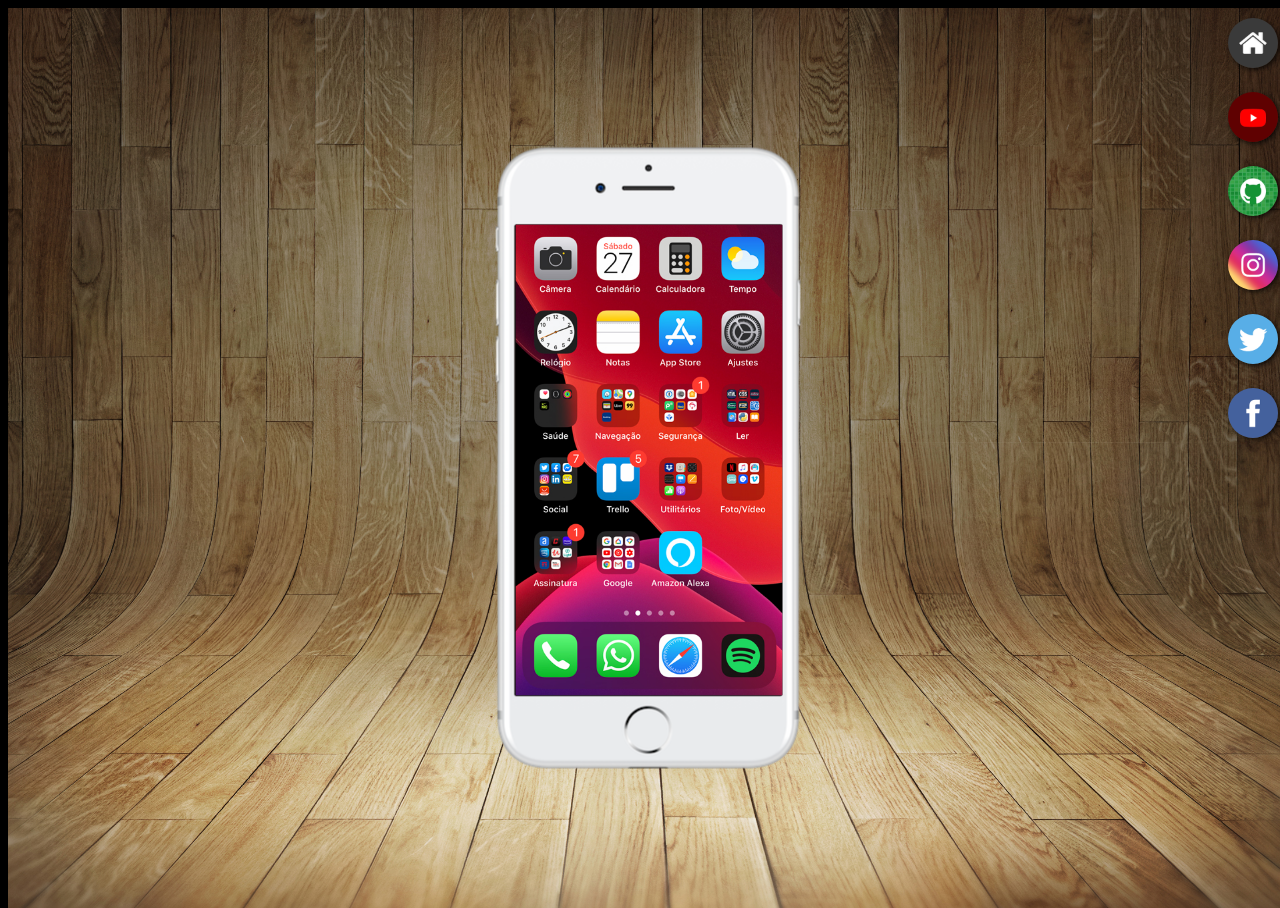
<file: index.html>
<!DOCTYPE html>
<html lang="pt-br">
<head>
    <meta charset="UTF-8">
    <meta name="viewport" content="width=device-width, initial-scale=1.0">
    <title>Projeto Redes sociais</title>
    <link rel="shortcut icon" href="favicon.ico" type="image/x-icon">
    <link rel="stylesheet" href="estilos/style.css">
</head>
<body>
    <main>
        <section id="telefone">
            <iframe src="home.html" name="tela" id="tela" frameborder="0">
                Seu navegador não é compatível com isso.
            </iframe>
        </section>
        
        <section id="redes-sociais">
            <a href="home.html" target="tela"><img src="imagens/logo-home.jpg" alt="home"></a> <br>
            <a href="youtube.html" target="tela"><img src="imagens/logo-youtube.jpg" alt="youtube"></a> <br>
            <a href="github.html" target="tela"><img src="imagens/logo-github.jpg" alt="Github"></a> <br>
            <a href="instagram.html" target="tela"><img src="imagens/logo-instagram.jpg" alt="Instagram"></a> <br>
            <a href="twitter.html" target="tela"><img src="imagens/logo-twitter.jpg" alt="Twitter"></a> <br>
            <a href="facebook.html" target="tela"><img src="imagens/logo-facebook.jpg" alt="Facebook"></a>
        </section>
    </main>
</body>
</html>
</file>
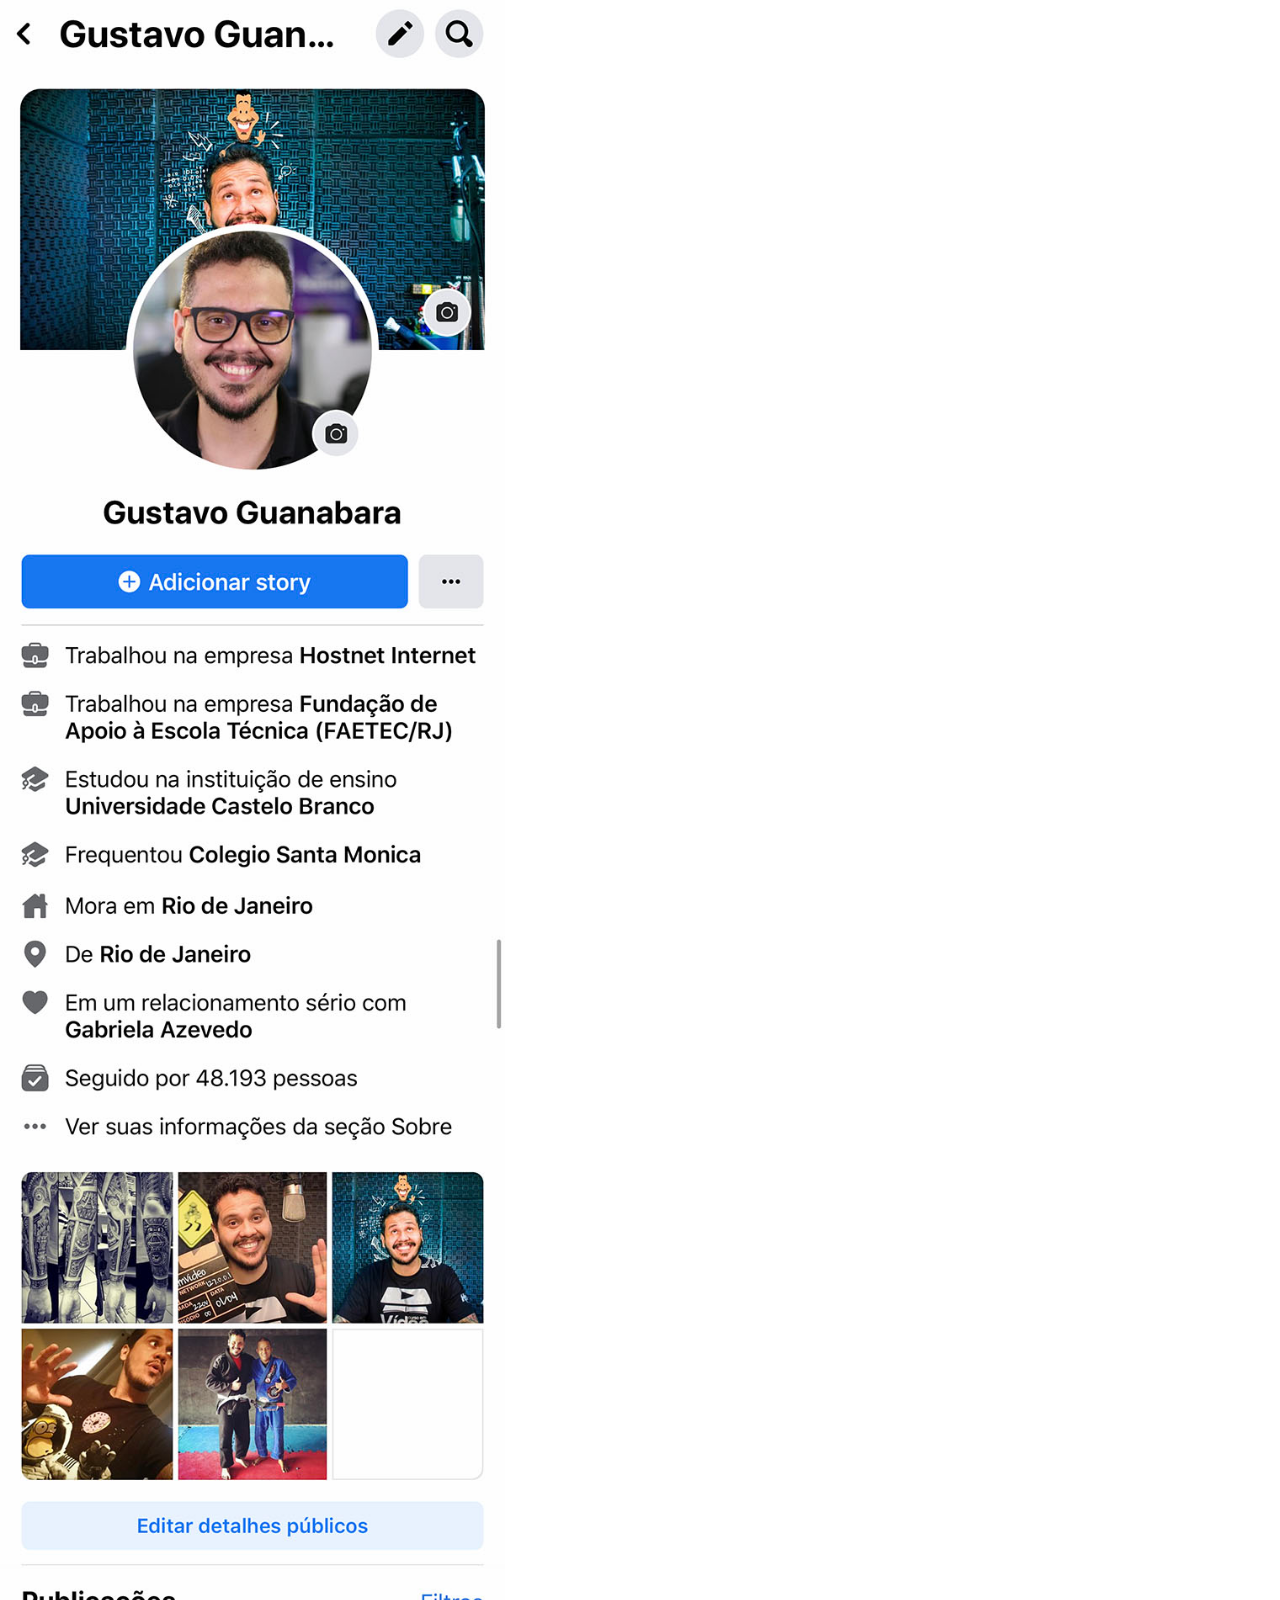
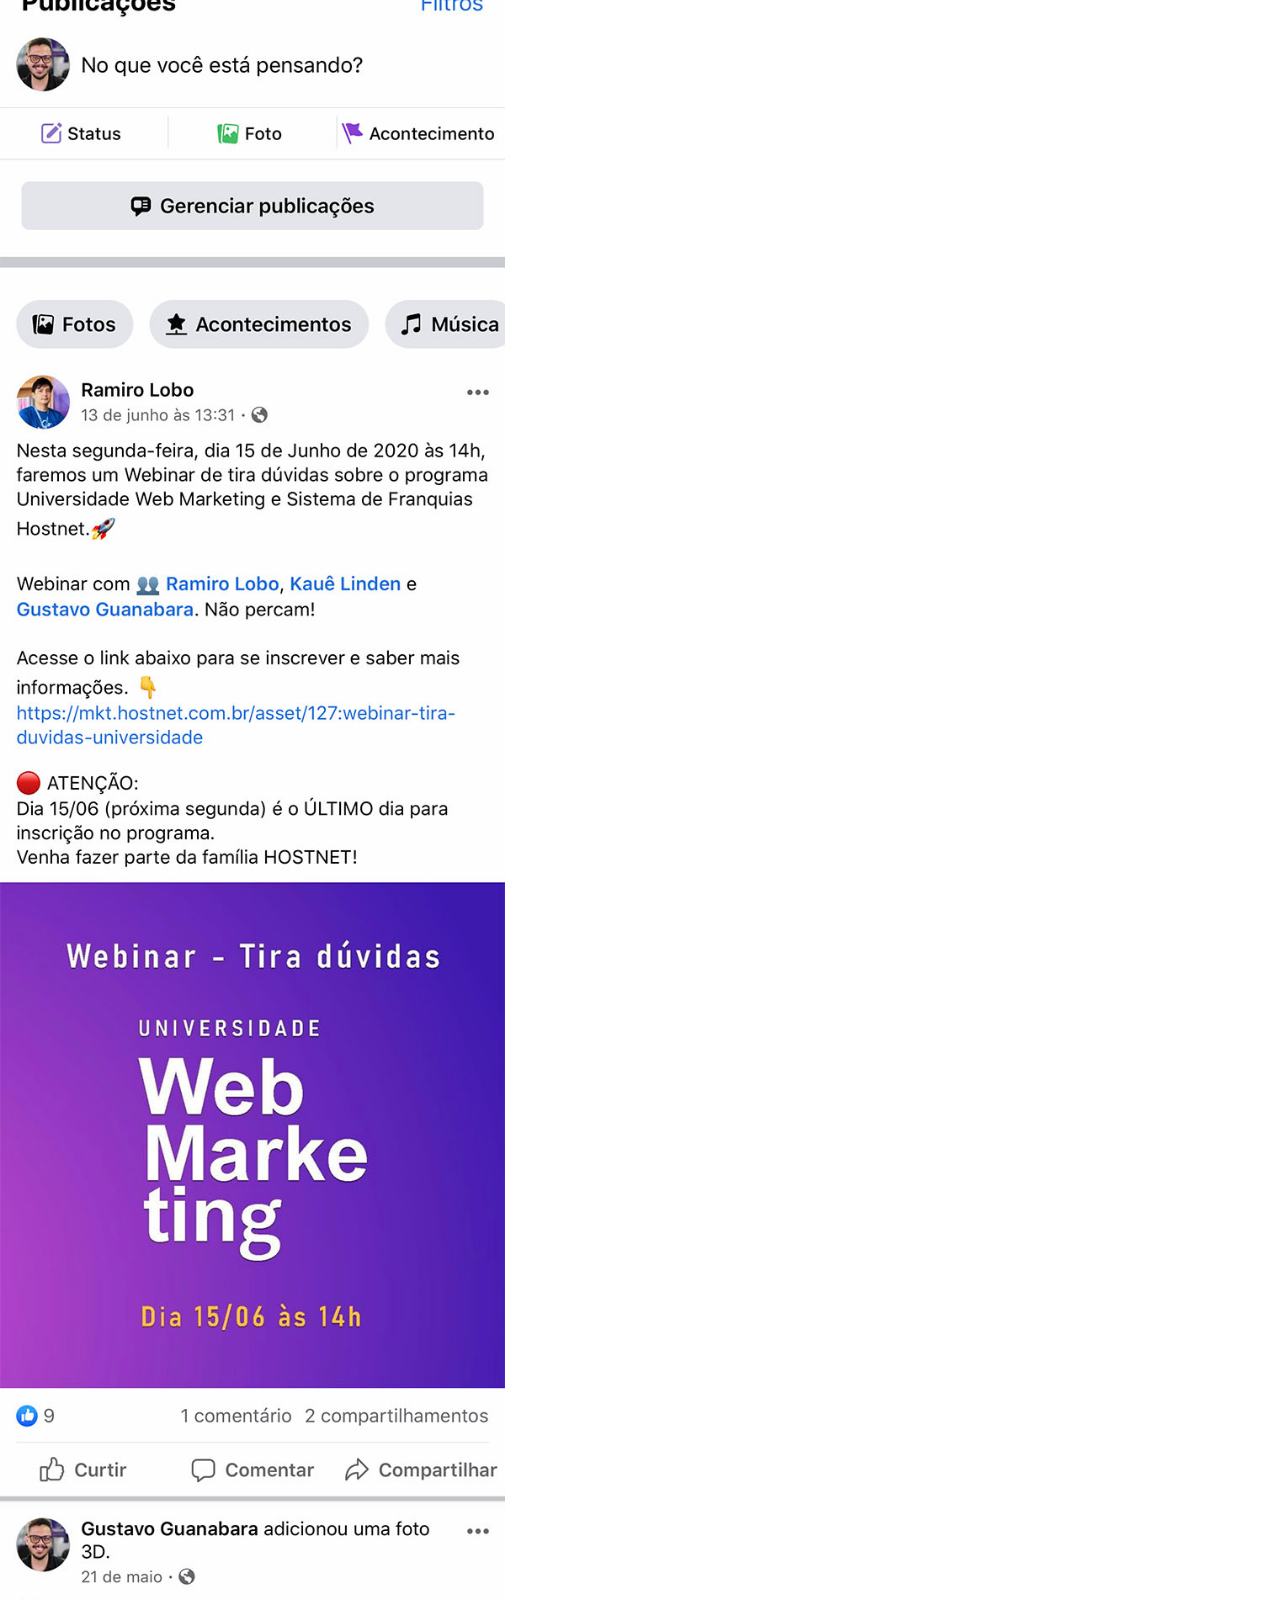
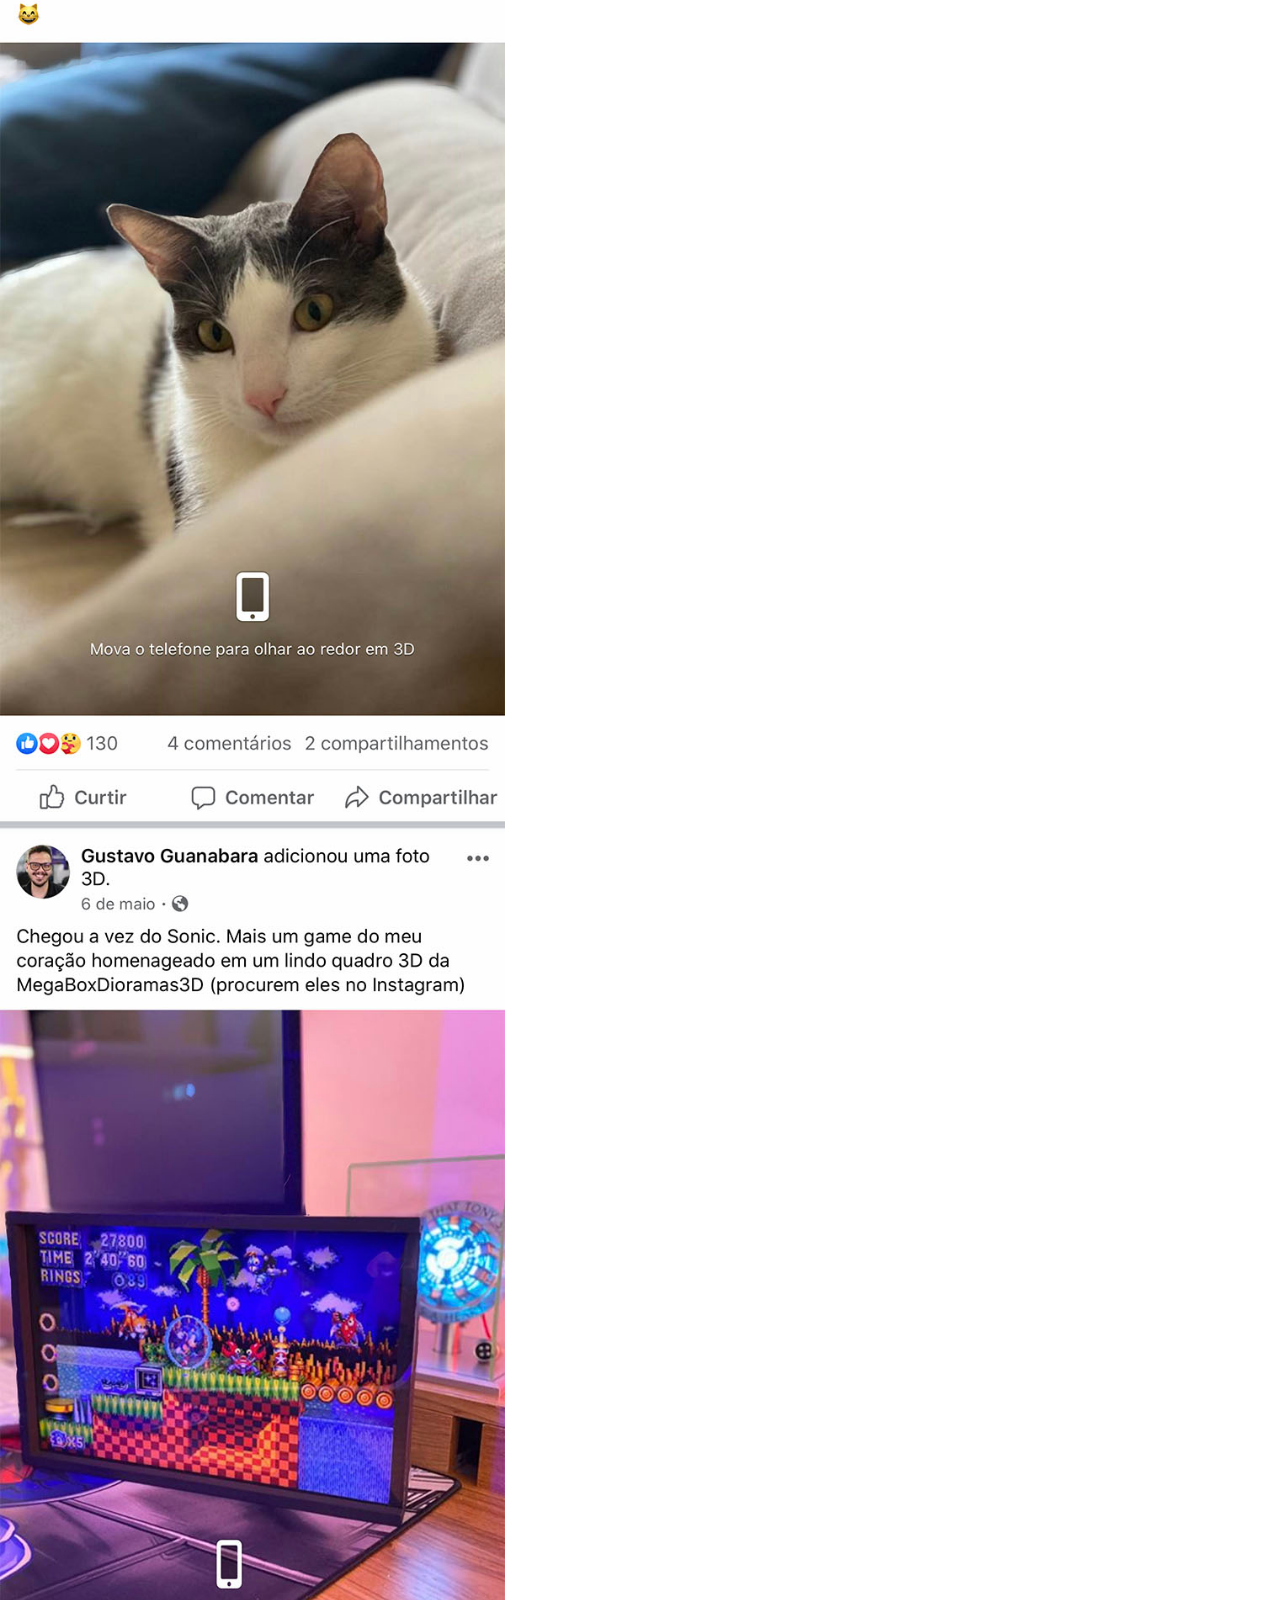
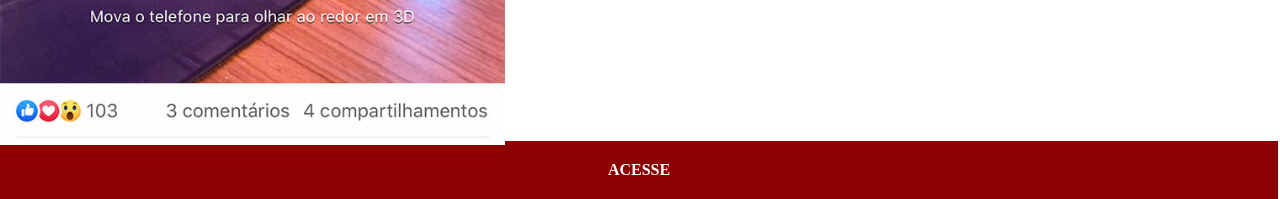
<file: facebook.html>
<!DOCTYPE html>
<html lang="en">
<head>
    <meta charset="UTF-8">
    <meta name="viewport" content="width=device-width, initial-scale=1.0">
    <title>Facebook</title>
    <link rel="stylesheet" href="estilos/social.css">
</head>
<body>
    <img src="imagens/tela-facebook.jpg" alt="Facebook">
    <a href="https://facebook.com/gustavoguanabara/" target="_blank">ACESSE</a>
</body>
</html>
</file>
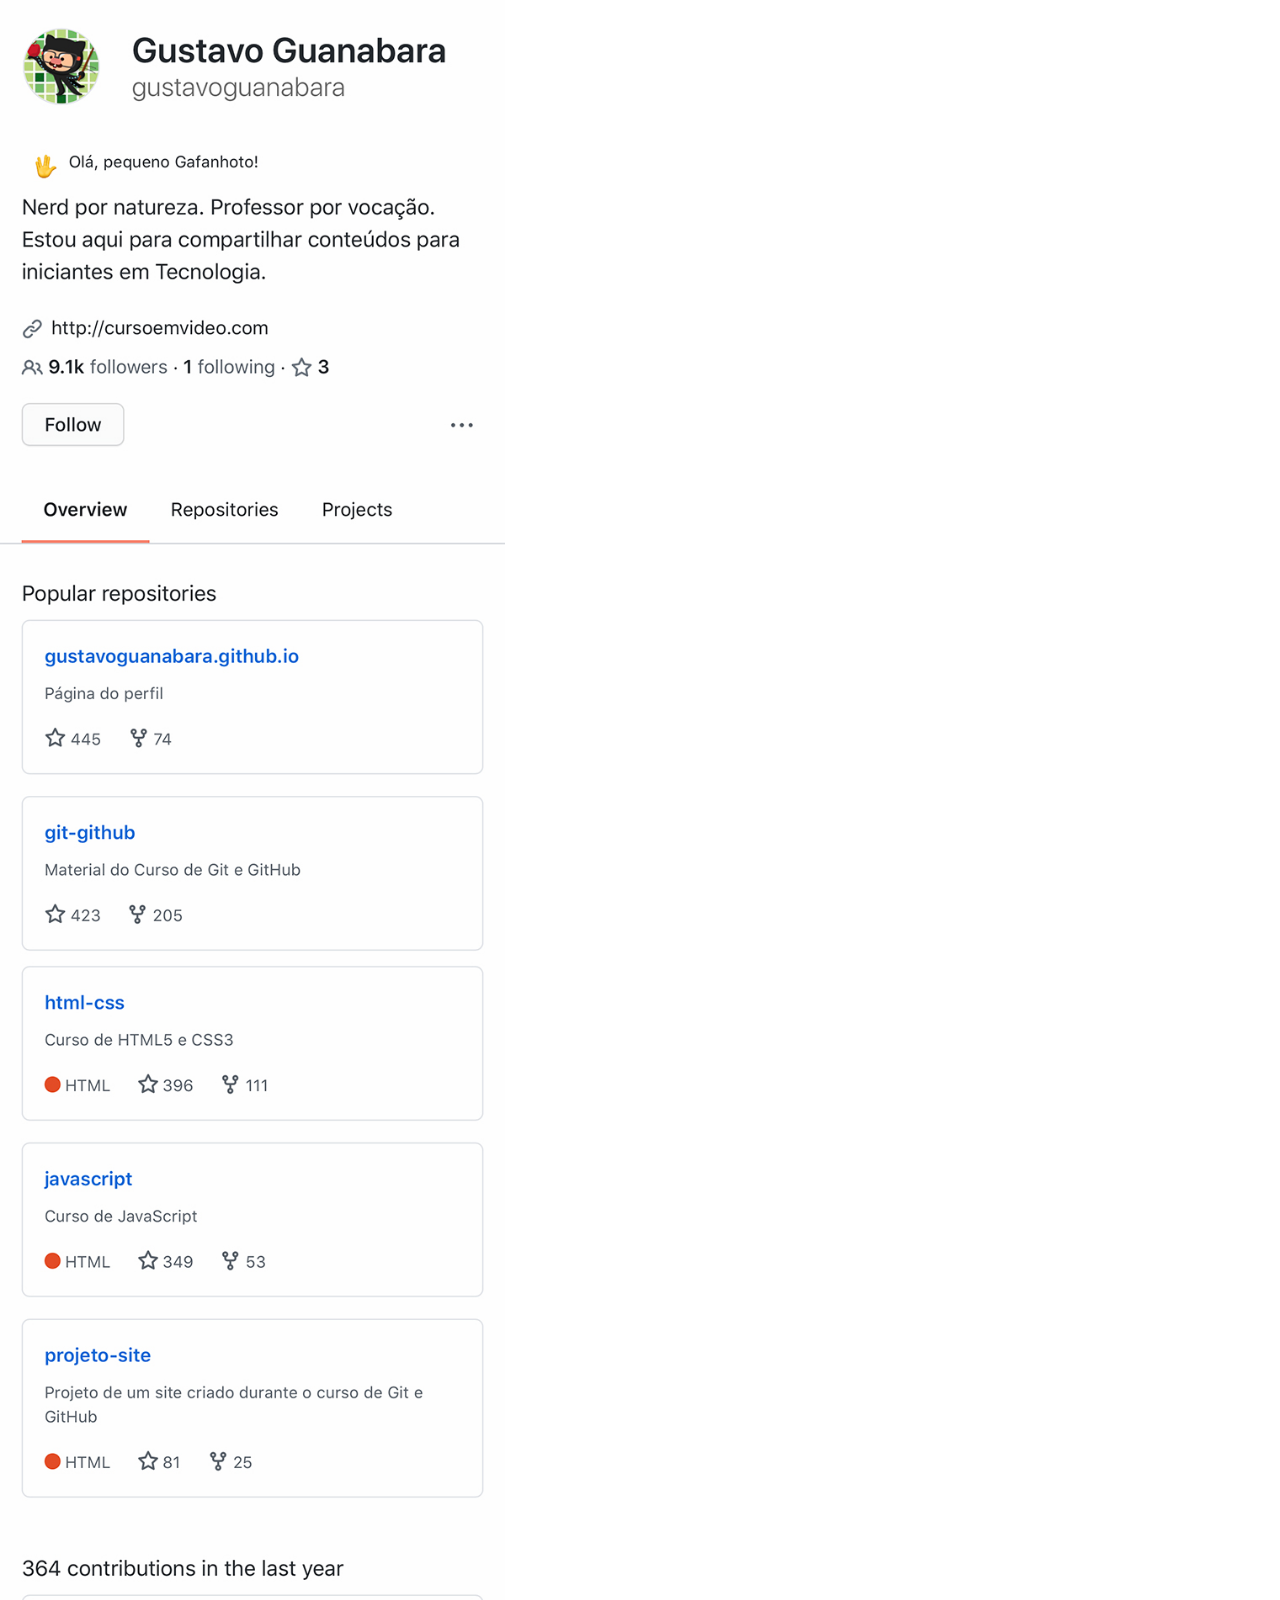
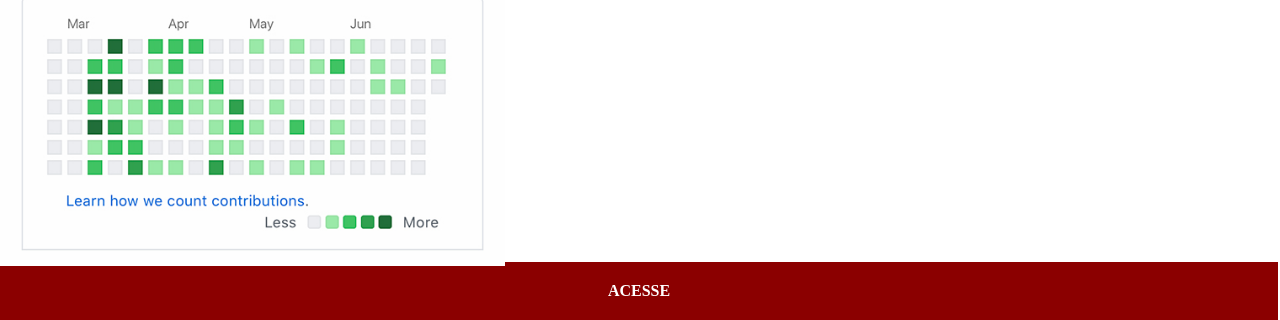
<file: github.html>
<!DOCTYPE html>
<html lang="pt-br">
<head>
    <meta charset="UTF-8">
    <meta name="viewport" content="width=device-width, initial-scale=1.0">
    <title>Github</title>
    <link rel="stylesheet" href="estilos/social.css">
</head>
<body>
    <img src="imagens/tela-github.jpg" alt="Github">
    <a href="https://www.github.com/gustavoguanabara" target="_blank">ACESSE</a>
</body>
</html>
</file>
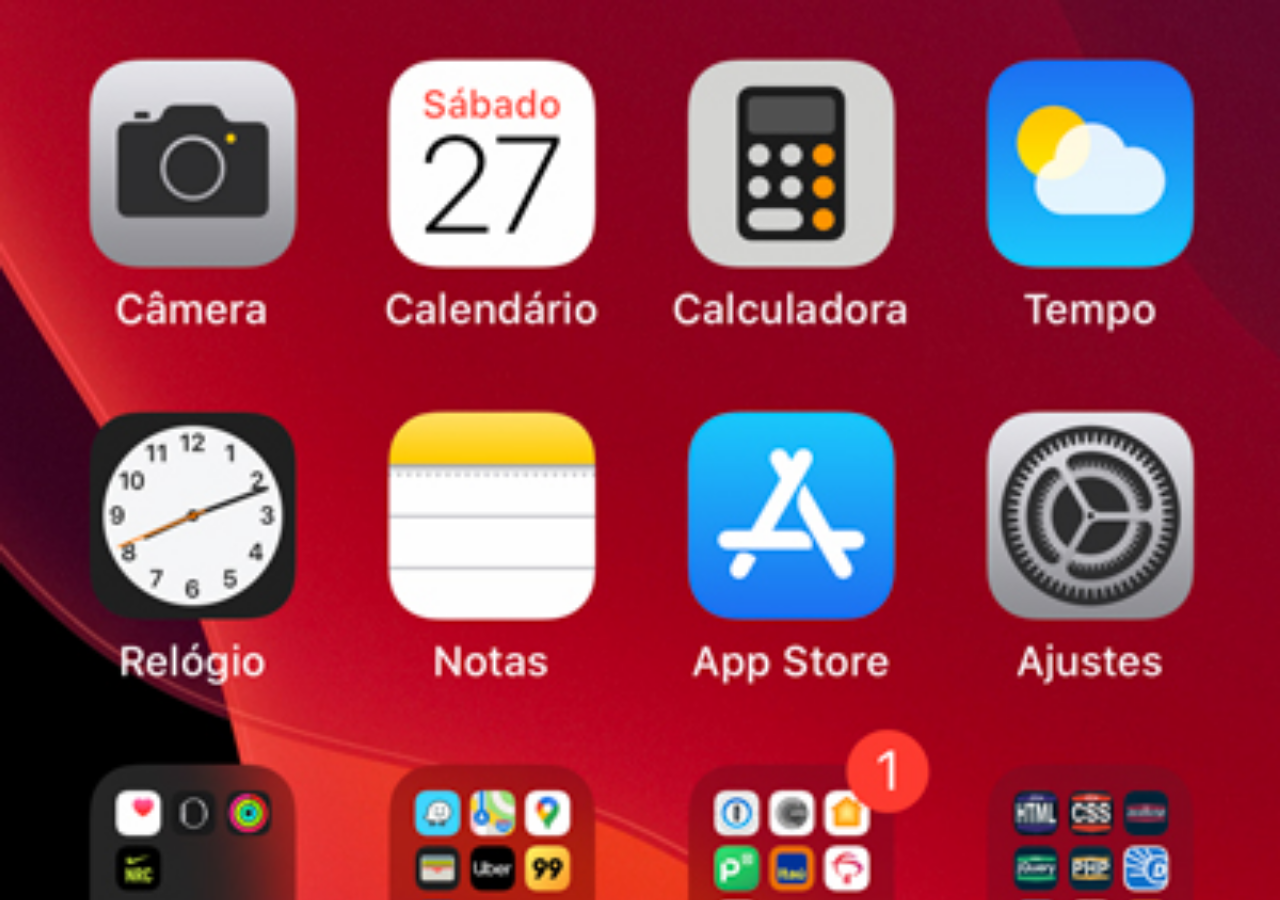
<file: home.html>
<!DOCTYPE html>
<html lang="pt-br">
<head>
    <meta charset="UTF-8">
    <meta name="viewport" content="width=device-width, initial-scale=1.0">
    <title>Home</title>
    <style>
        * {
            margin: 0px;
            padding: 0px;
        }

        body {
            width: 100vw;
            height: 100vh;
            background: black url(imagens/tela-home.jpg) no-repeat top center;
            background-size: cover;
        }
    </style>
</head>
<body>
    
</body>
</html>
</file>
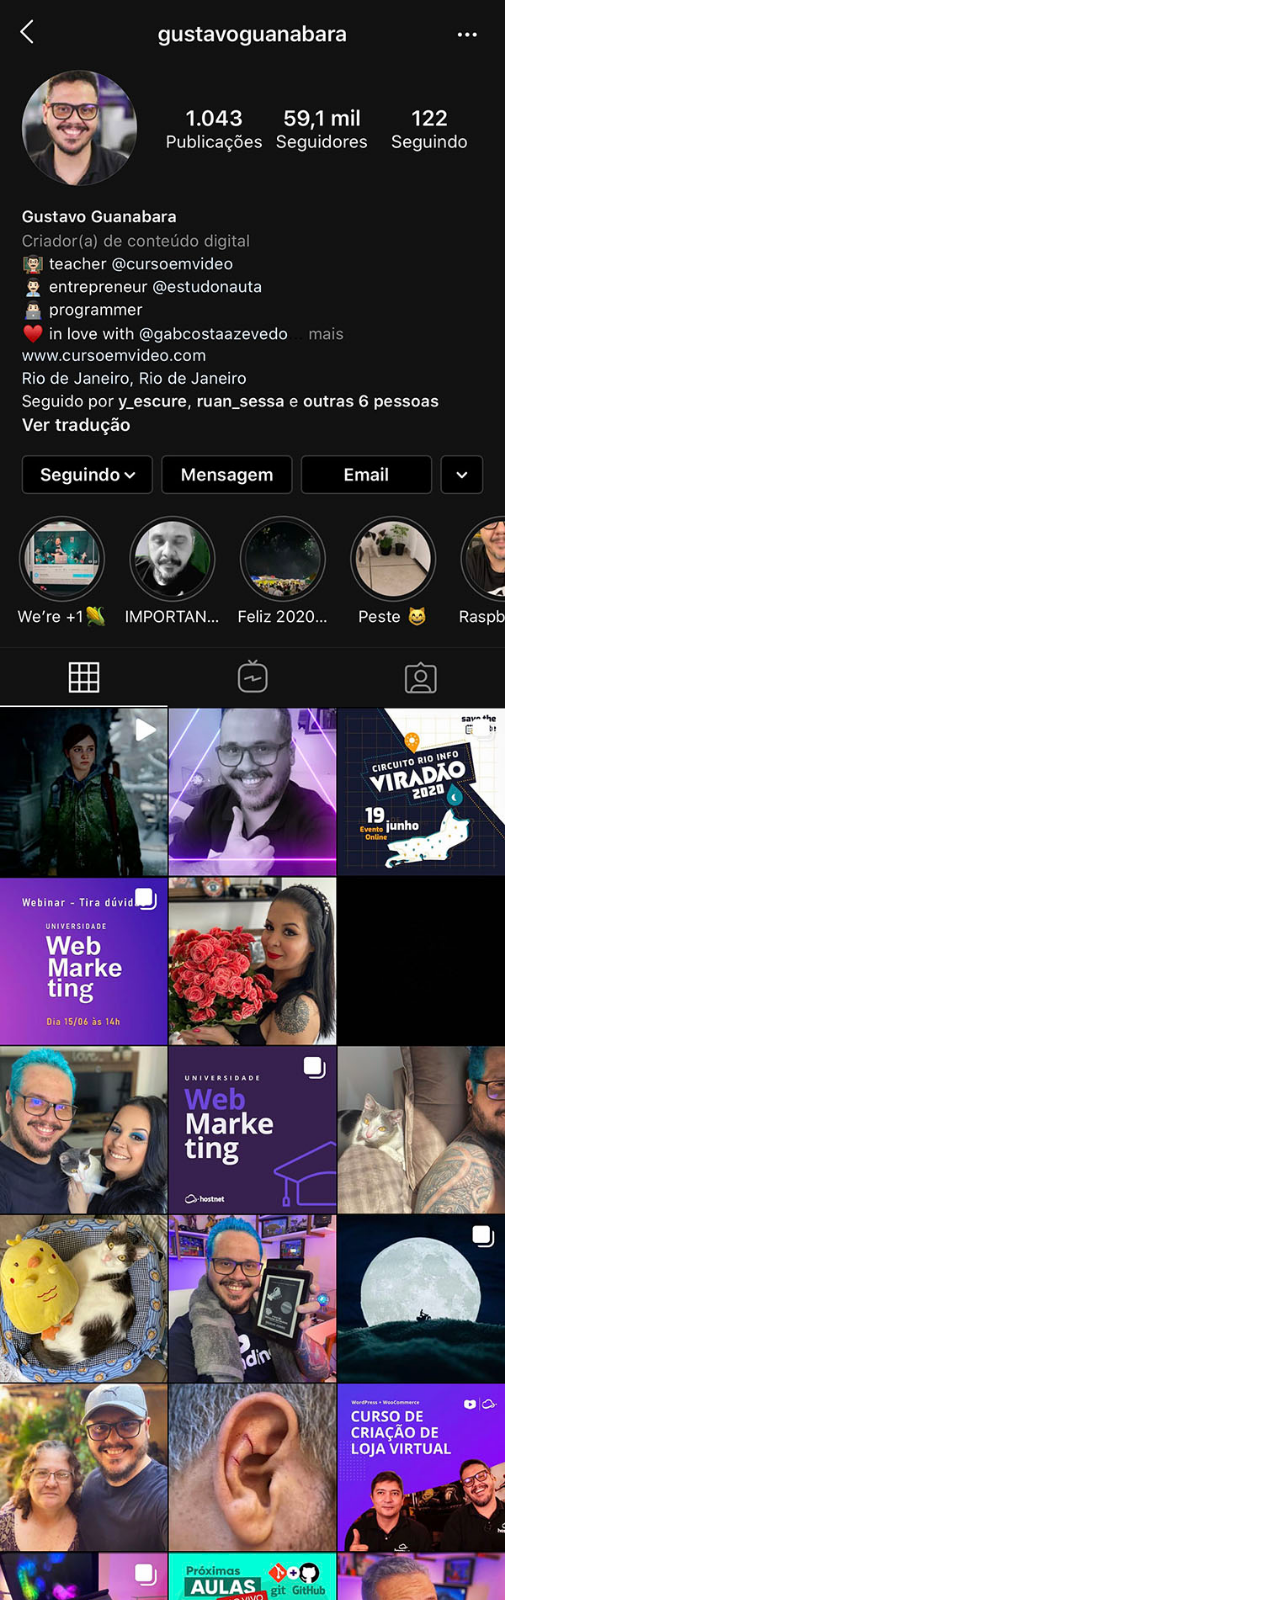
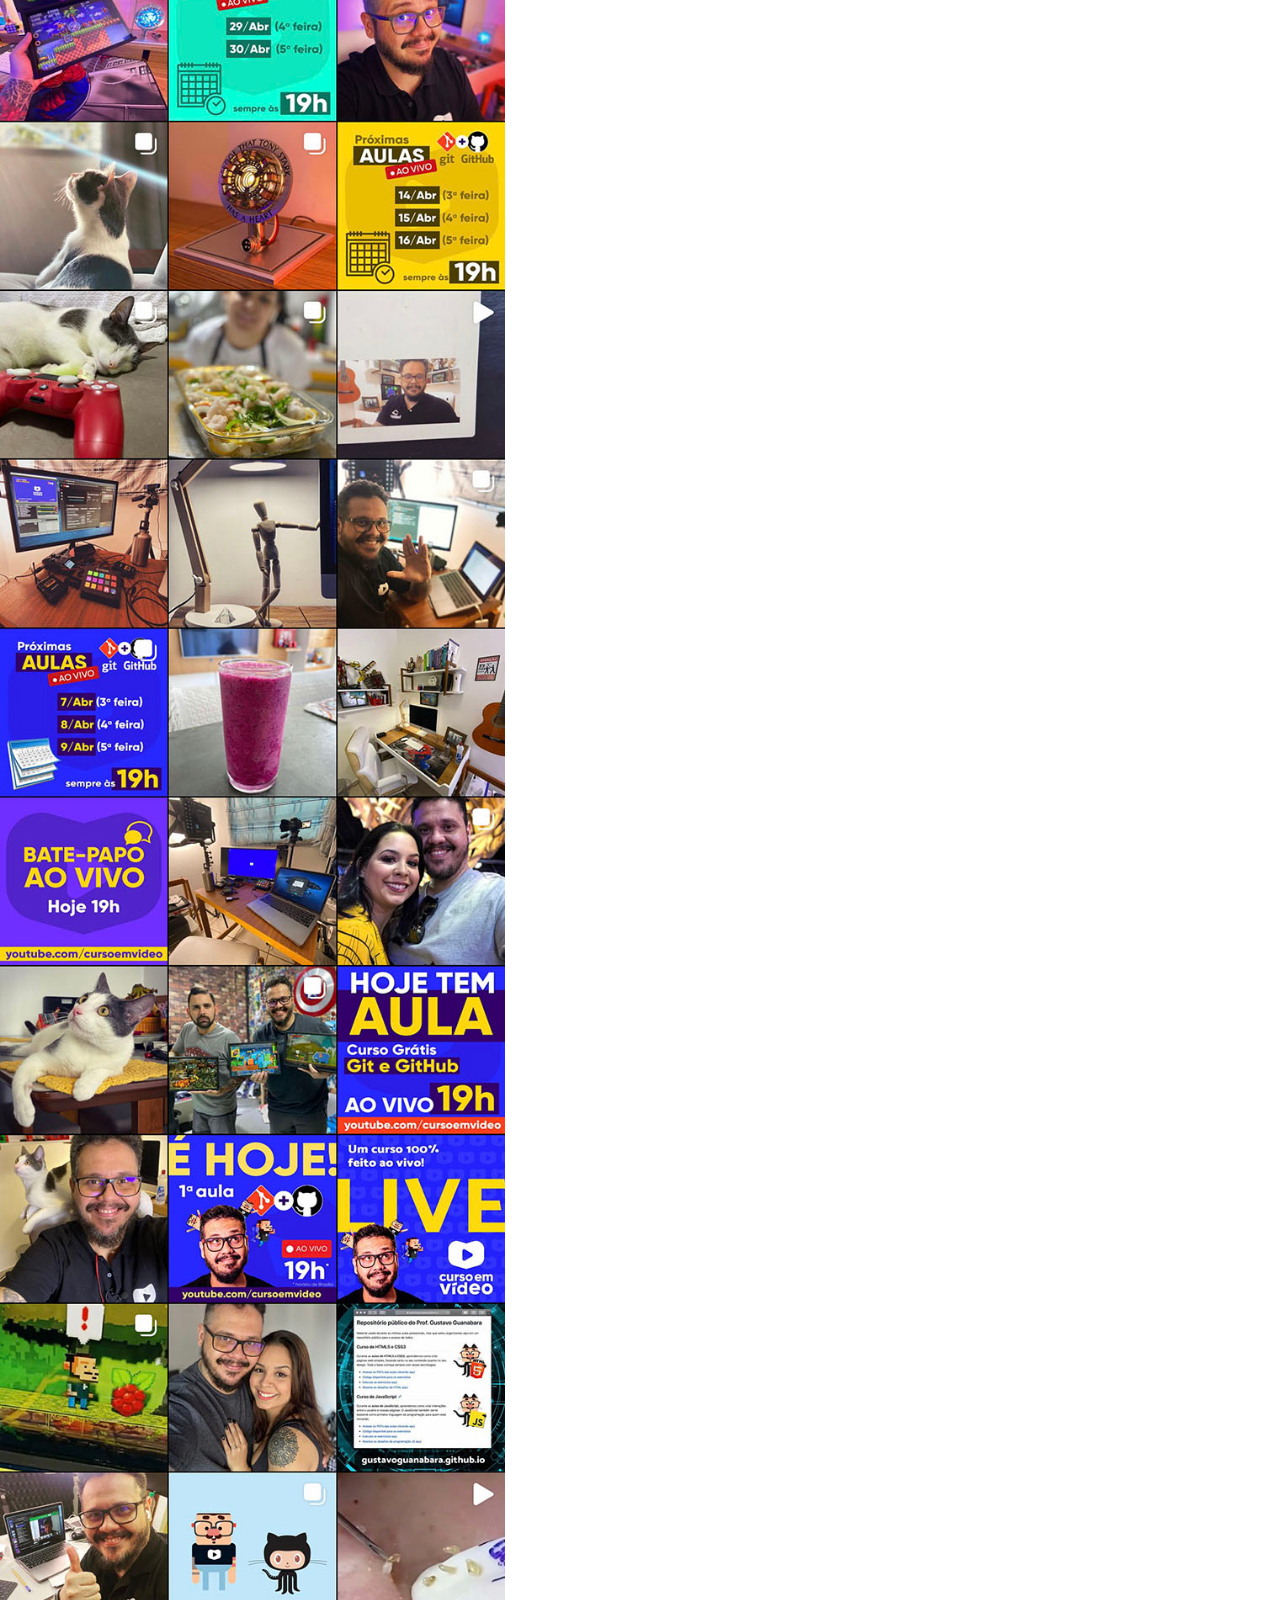
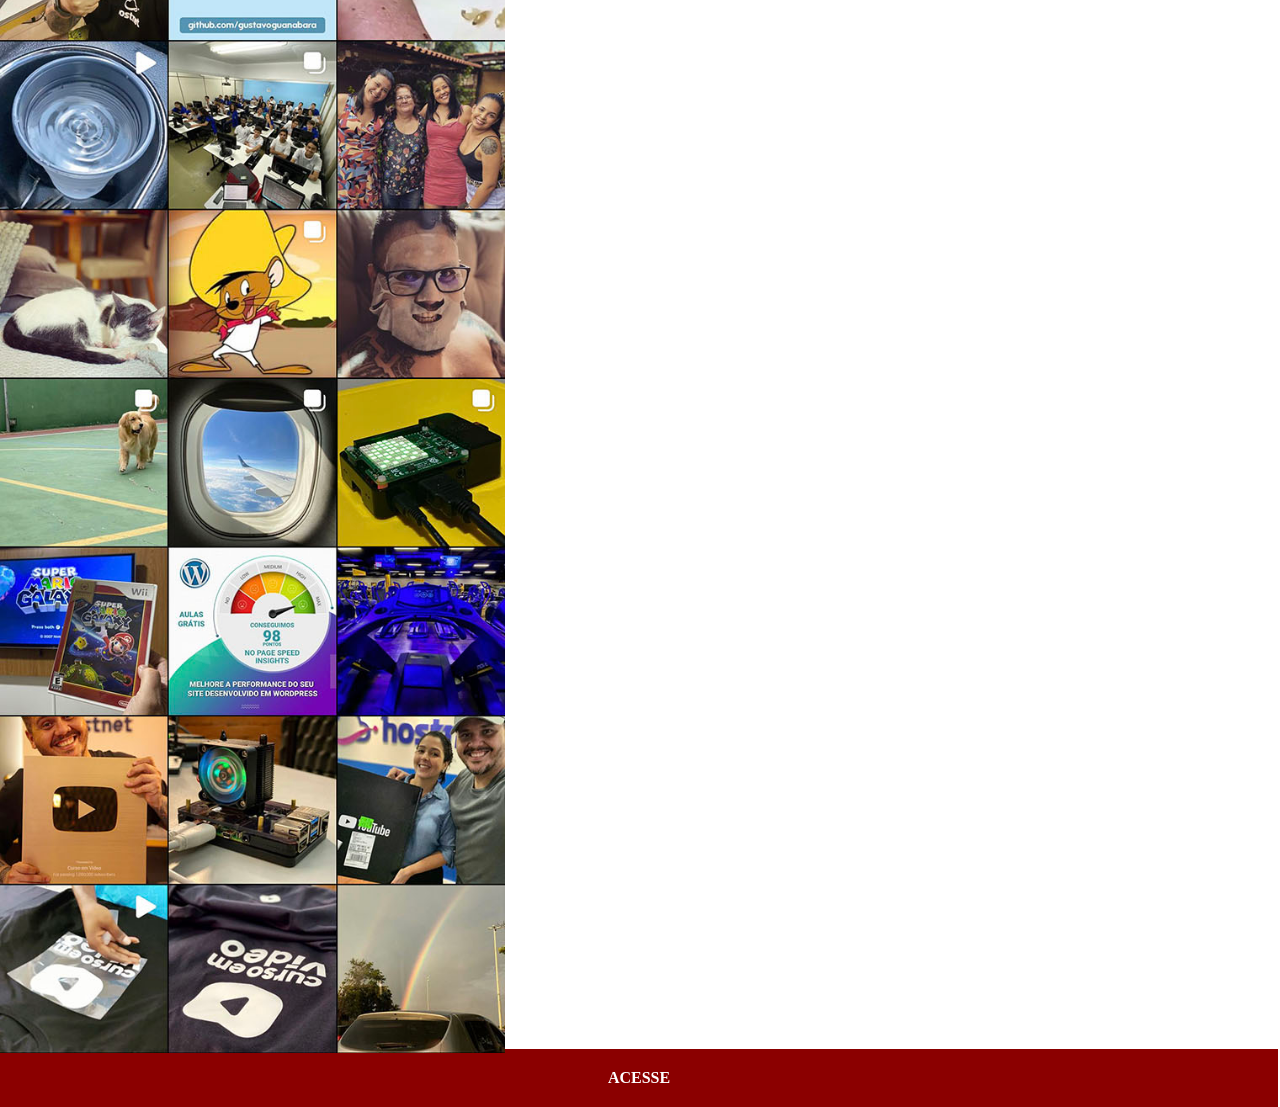
<file: instagram.html>
<!DOCTYPE html>
<html lang="pt-br">
<head>
    <meta charset="UTF-8">
    <meta name="viewport" content="width=device-width, initial-scale=1.0">
    <title>Instagram</title>
    <link rel="stylesheet" href="estilos/social.css">
</head>
<body>
    <img src="imagens/tela-instagram.jpg" alt="Instagram">
    <a href="https://Instagram.com/gustavoguanabara/" target="_blank">ACESSE</a>
</body>
</html>
</file>
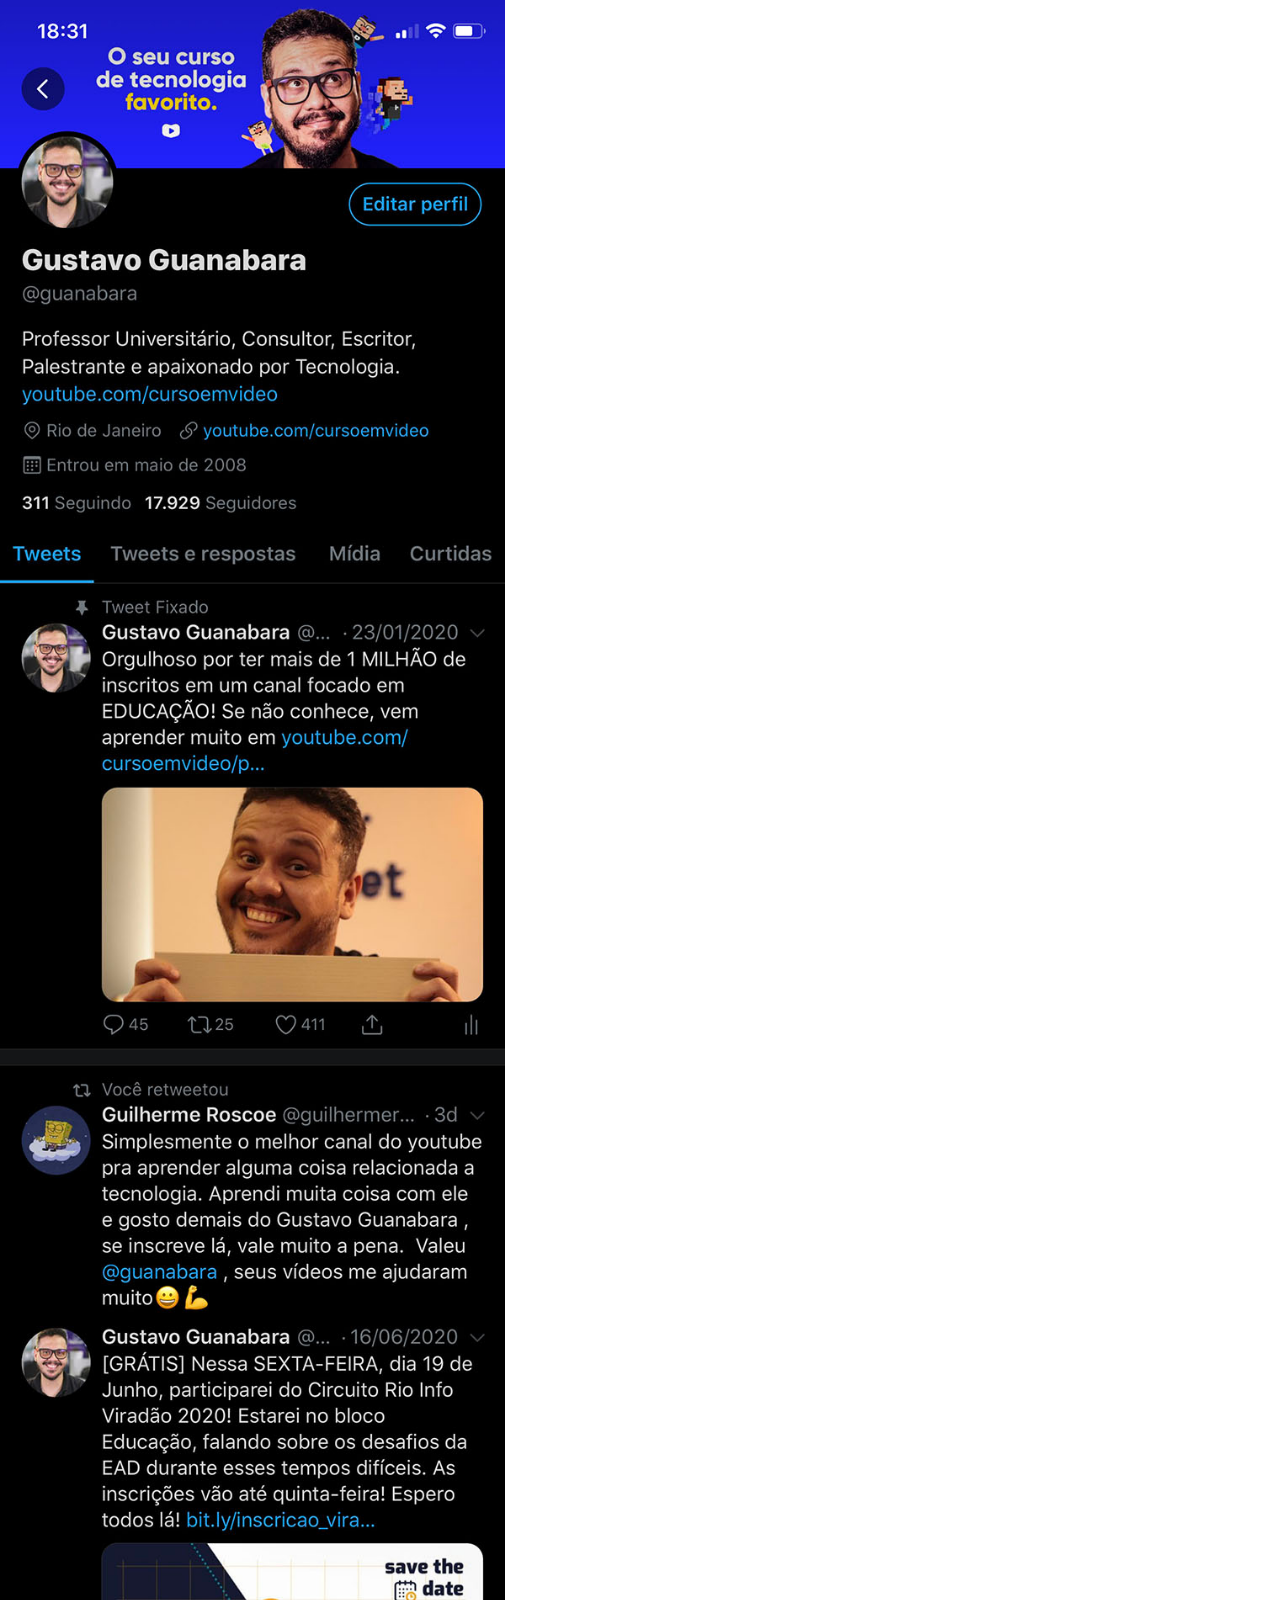
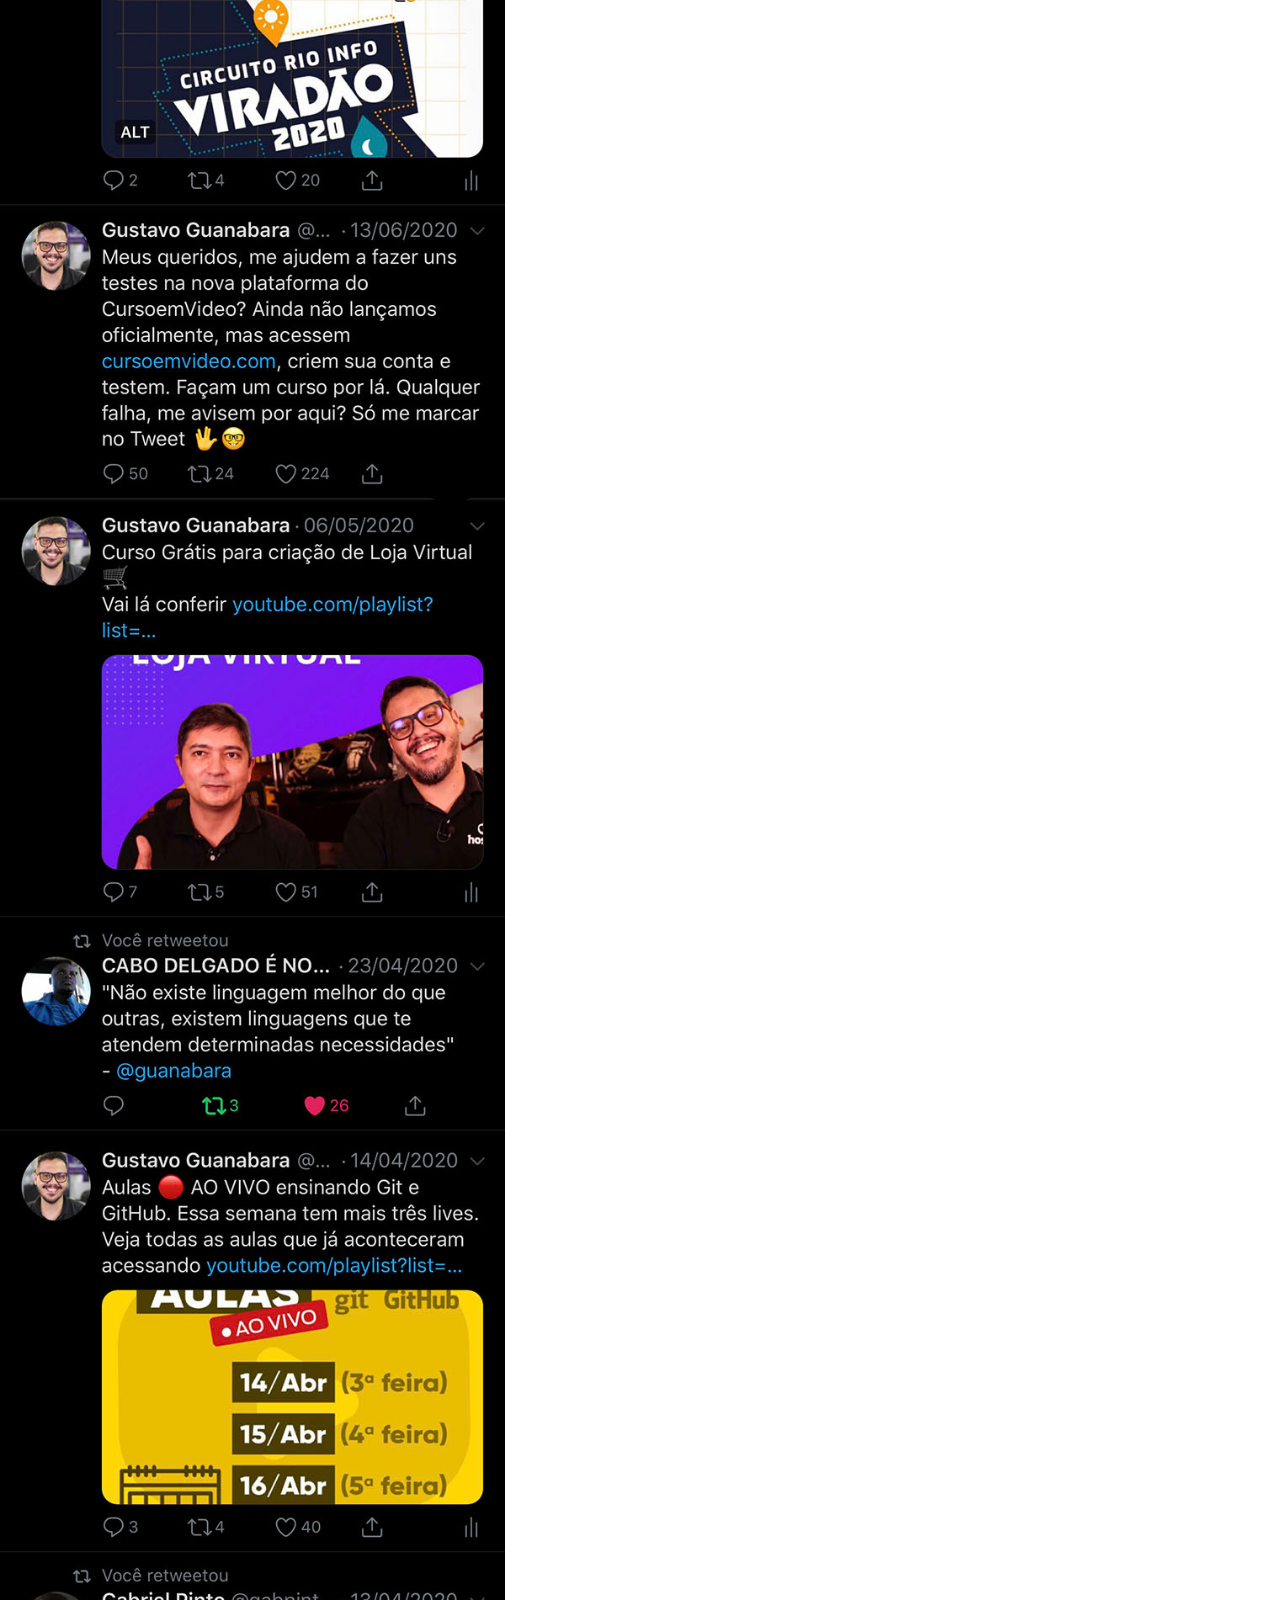
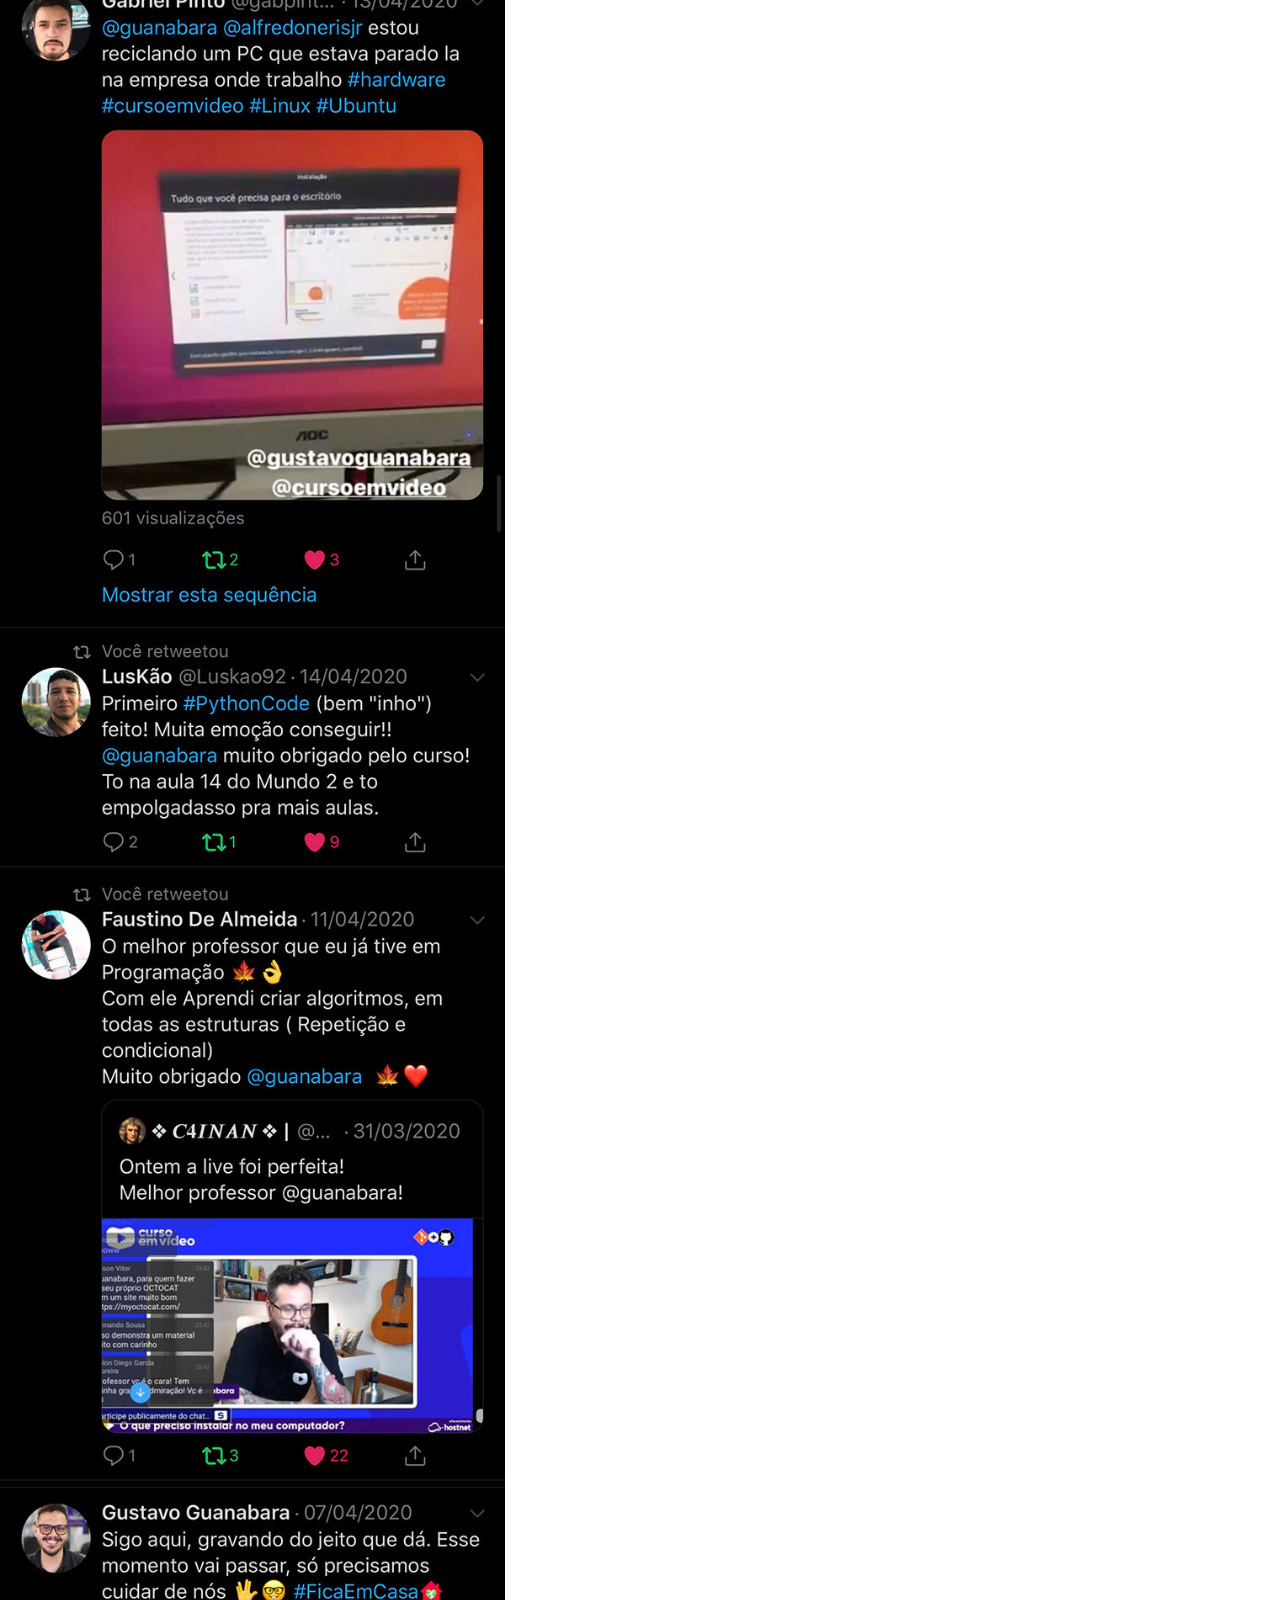
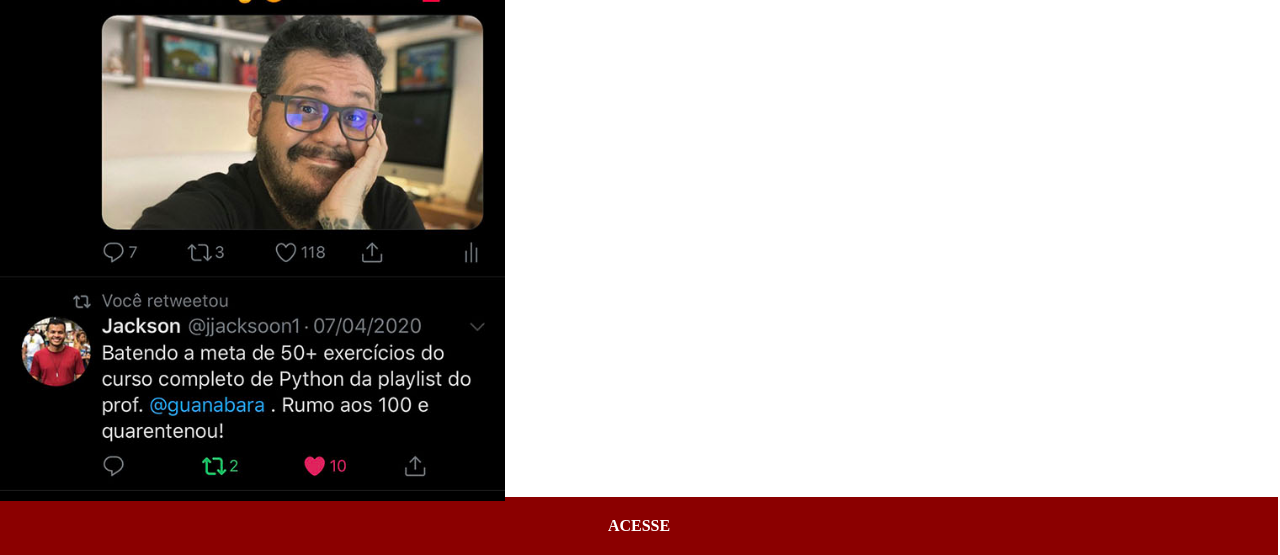
<file: twitter.html>
<!DOCTYPE html>
<html lang="pt-br">
<head>
    <meta charset="UTF-8">
    <meta name="viewport" content="width=device-width, initial-scale=1.0">
    <title>Twitter</title>
    <link rel="stylesheet" href="estilos/social.css">
</head>
<body>
    <img src="imagens/tela-twitter.jpg" alt="Twitter">
    <a href="https://twitter.com/gustavoguanabara/" target="_blank">ACESSE</a>
</body>
</html>
</file>
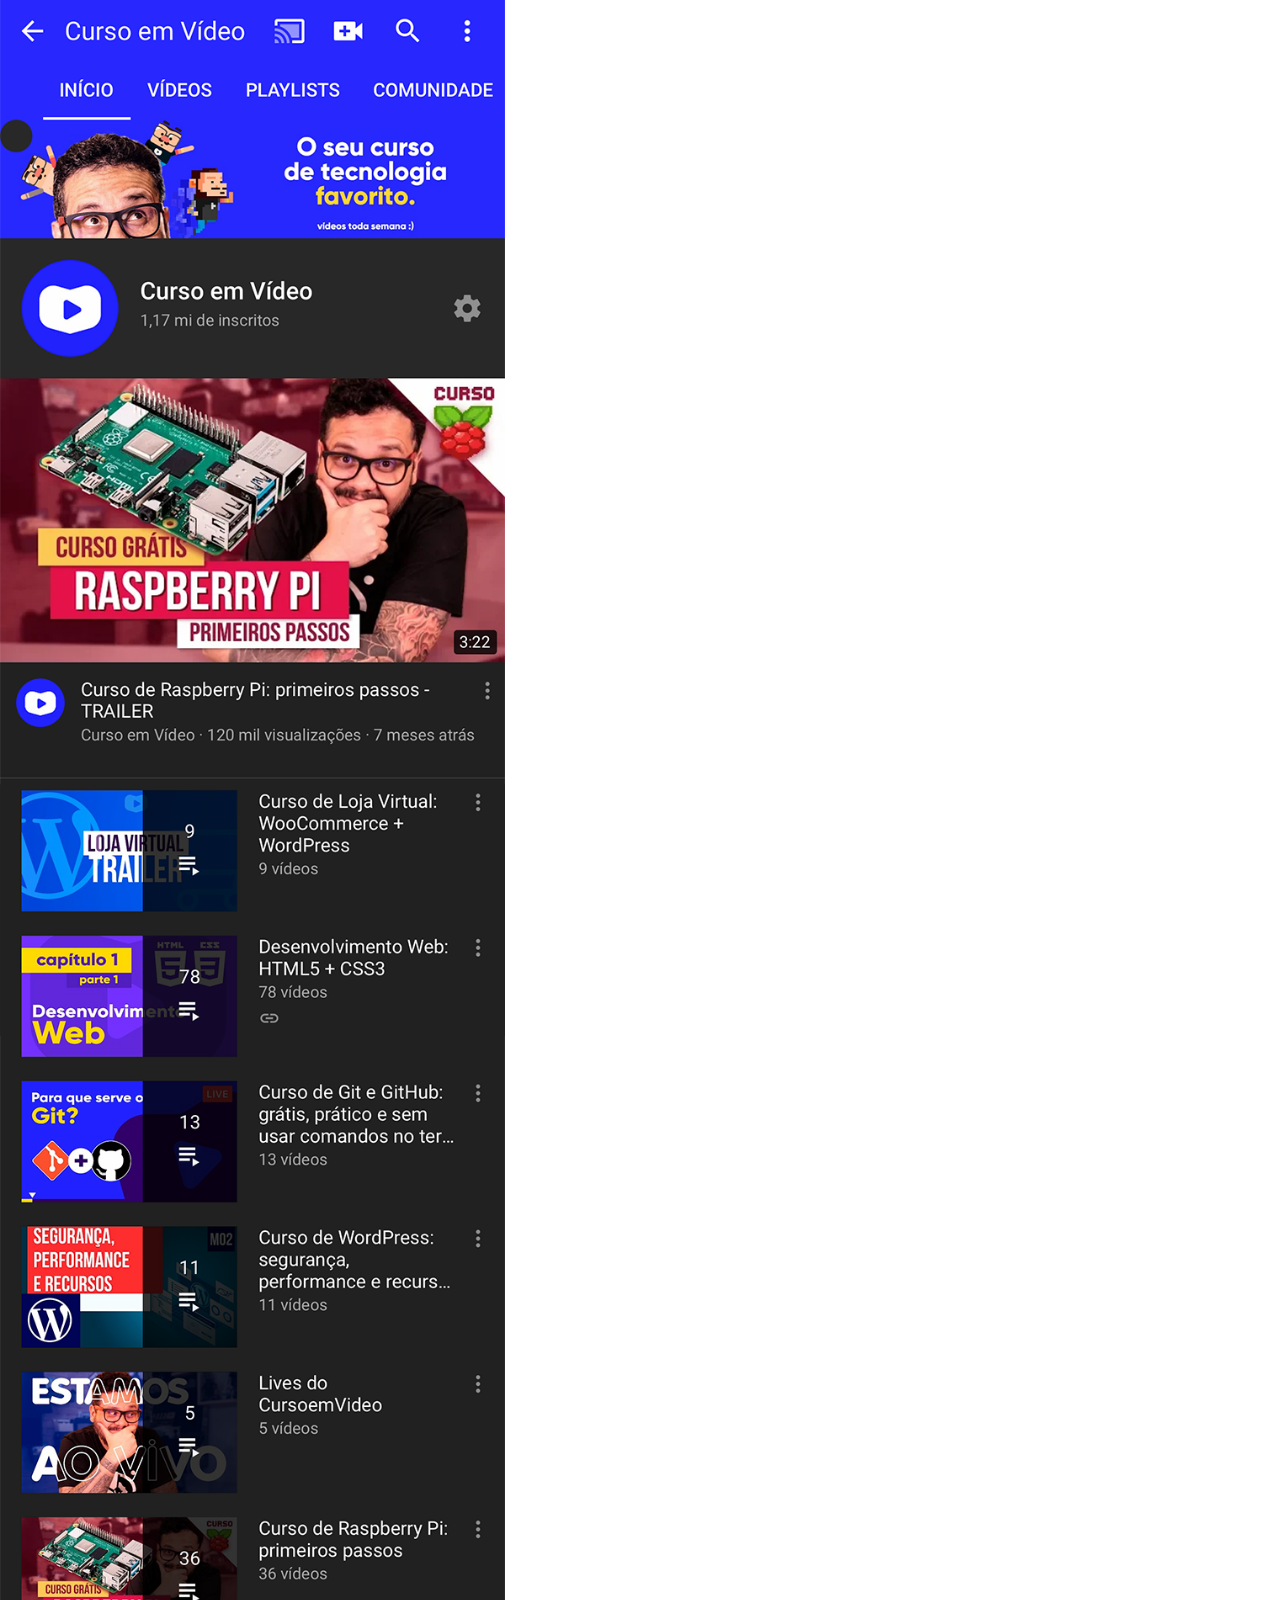
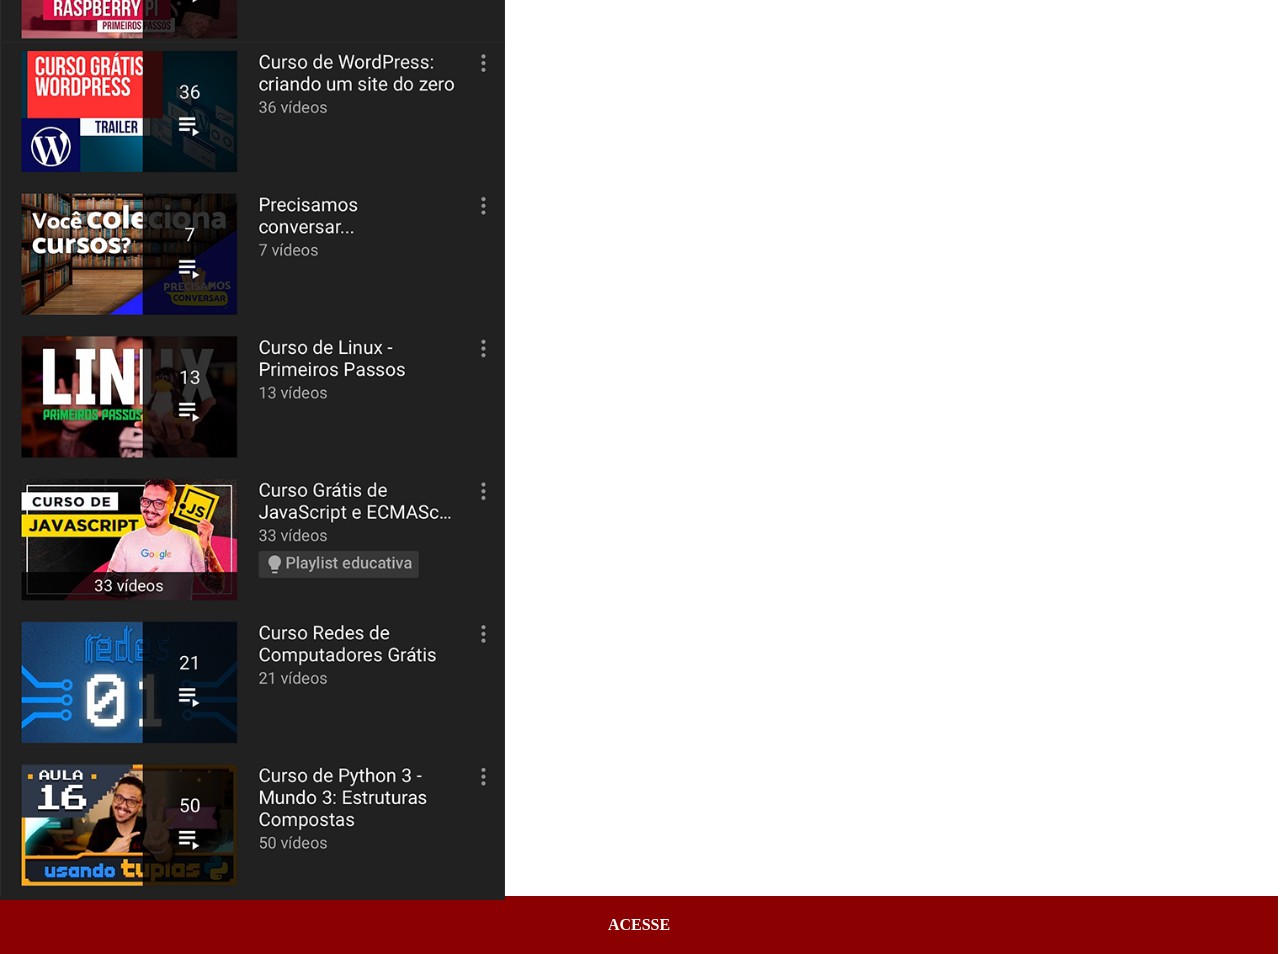
<file: youtube.html>
<!DOCTYPE html>
<html lang="pt-br">
<head>
    <meta charset="UTF-8">
    <meta name="viewport" content="width=device-width, initial-scale=1.0">
    <title>Youtube</title>
    <link rel="stylesheet" href="estilos/social.css">
</head>
<body>
    <img src="imagens/tela-youtube.png" alt="Youtube">
    <a href="https://www.youtube.com/cursoemvideo/playlists" target="_blank">ACESSE</a>
</body>
</html>
</file>
<file: estilos/style.css>
@charset "UTF-8"

* {
    margin: 0px;
    padding: 0px;
    font-family: Arial, Helvetica, sans-serif;
}

body {
    background: url('../imagens/fundo-madeira.jpg') no-repeat top center;
    background-size: cover;
    background-attachment: fixed;
}

html, body {
    height: 100vh;
    width: 100vw;
    background-color: black;
}

main {
    height: 100vh;
    position: relative;
}

section#telefone {
    position: absolute;
    top: 50%;
    left: 50%;
    transform: translate(-50%, -50%);

    height: 627px;
    width: 311px;
    background: url('../imagens/frame-iphone.png') no-repeat;
}

iframe#tela {
    position: relative;
    top: 80px;
    left: 23px;
    width: 267px;
    height: 471px;
}

section#redes-sociais {
    text-align: right;
}

section#redes-sociais img {
    width: 50px;
    margin: 10px;
    border-radius: 50%;
    box-shadow: 2px 2px 5px rgba(0, 0, 0, 0.712);
    box-sizing: border-box;
}

section#redes-sociais img:hover {
    border: 2px solid rgba(255, 255, 255, 0.616);
    transform: translate(-2px, -2px);
    box-shadow: 5px 5px 10px rgba(0, 0, 0, 0.61);
    transition: transform 400ms, border 1s;
}
</file>
<file: estilos/social.css>
@charset "UTF-8"

* {
    margin: 0px;
    padding: 0px;
    font-family: Arial, Helvetica, sans-serif;
}

::-webkit-scrollbar {
    width: 0px;
    height: 0px;
}

img {
    width: 56.1vh;
    margin: -8px;
}

a {
    display: block;
    margin: -0px -6px -8px -8px;
    background-color: darkred;
    color: white;
    padding: 20px;
    text-align: center;
    font-weight: bolder;
    text-decoration: none;
    }

a:hover {
    background-color: red;
}
</file>
